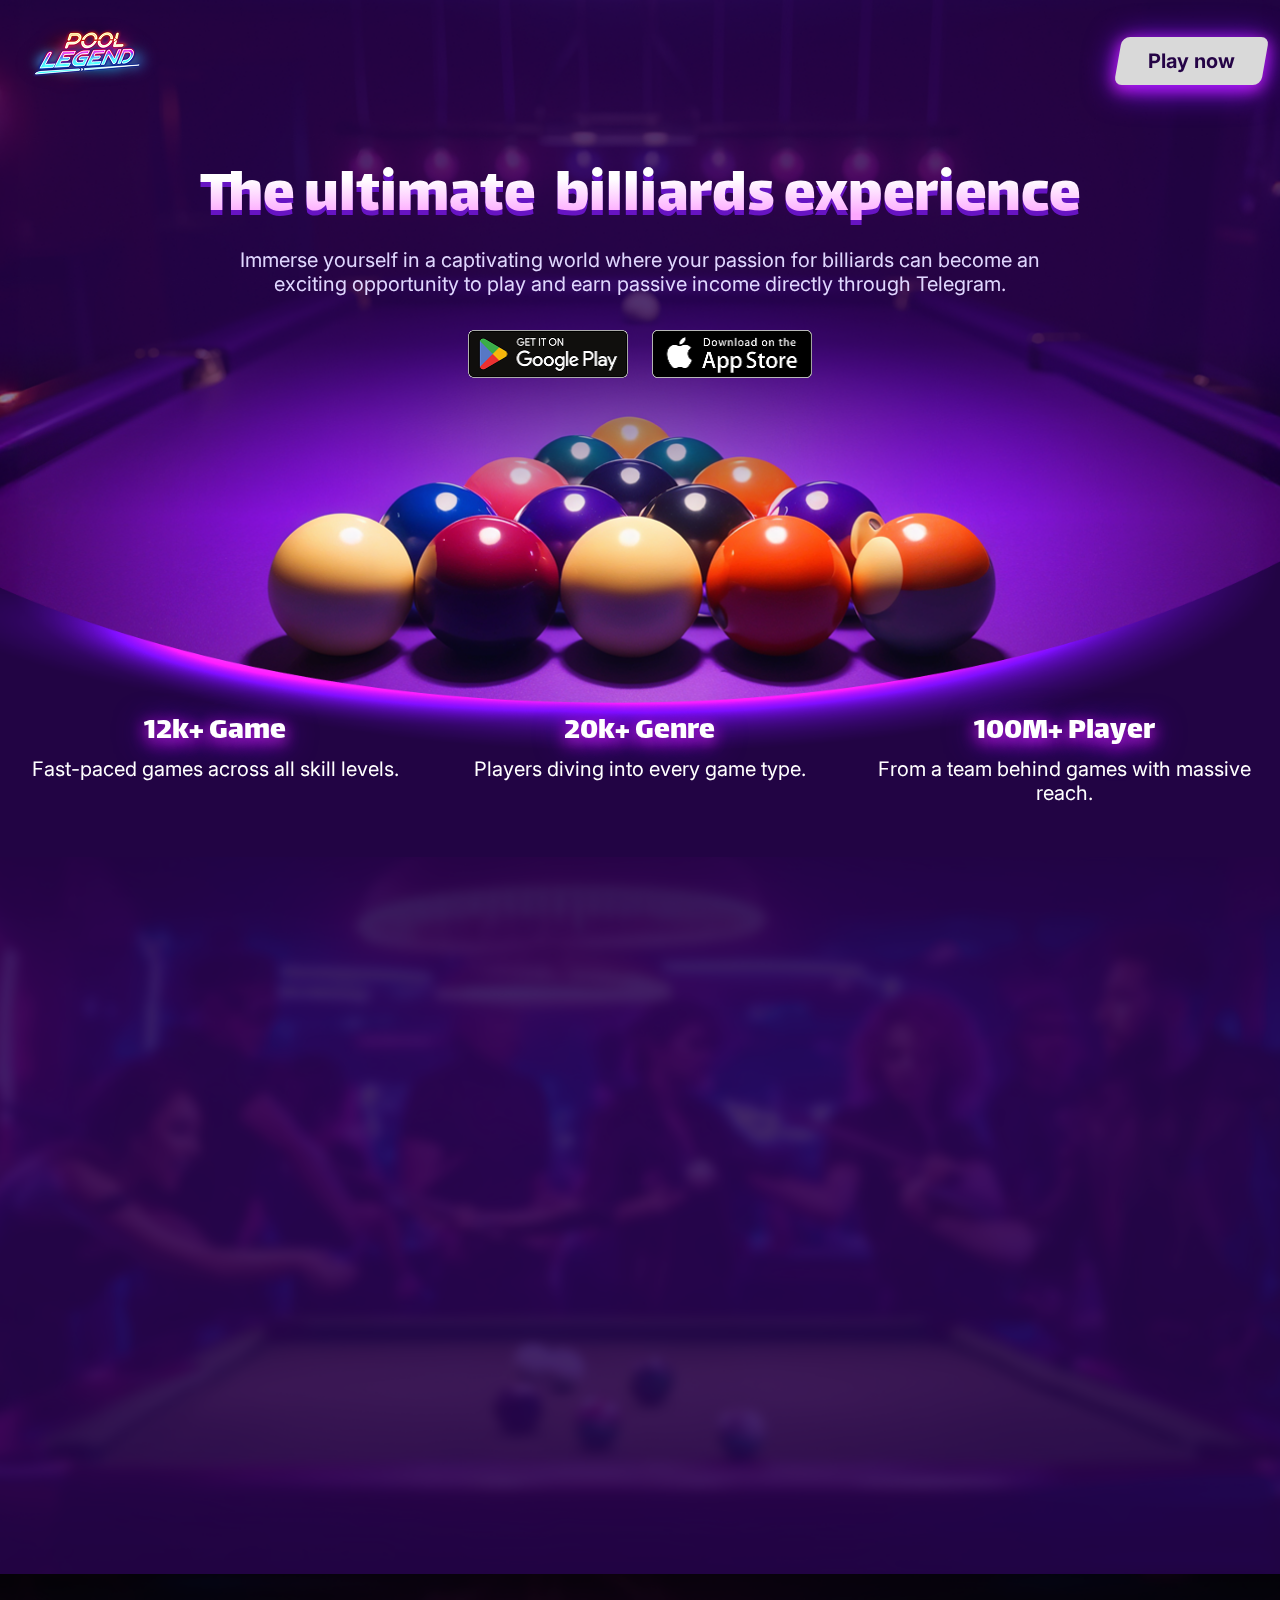
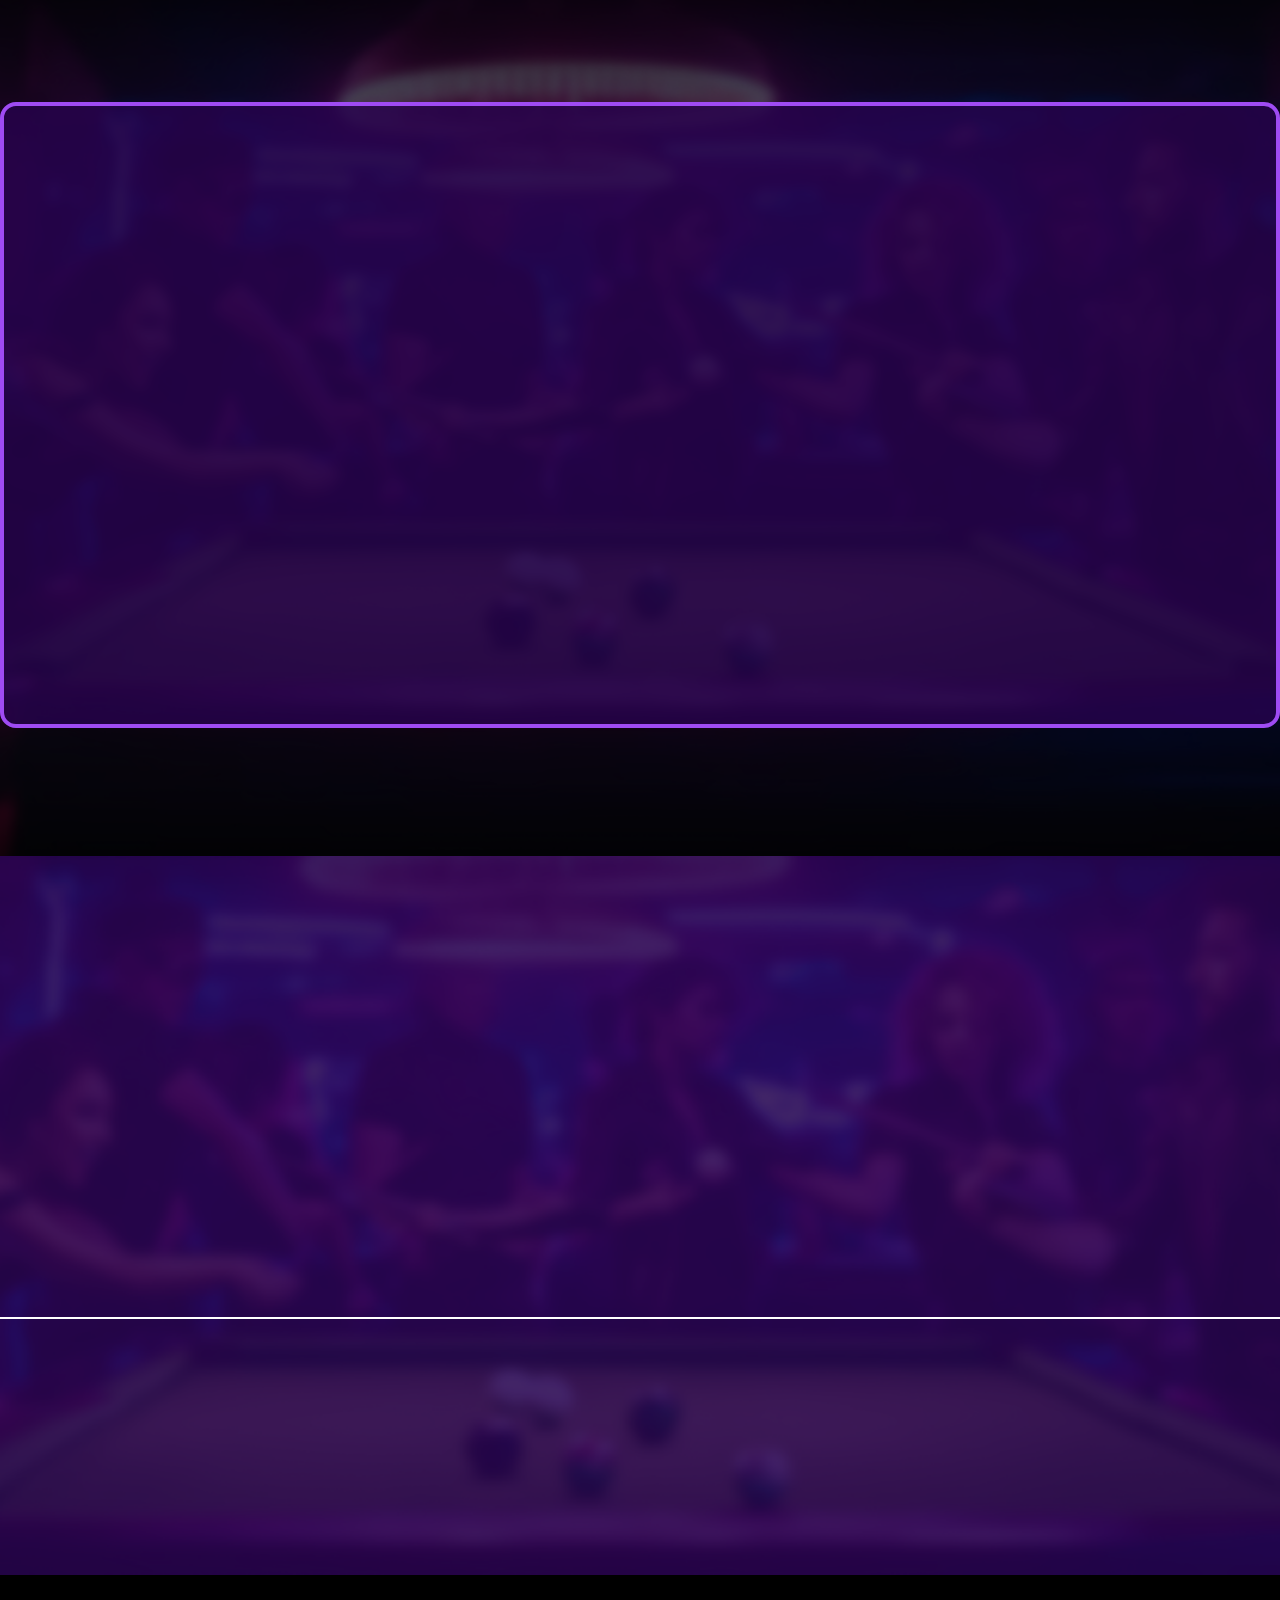
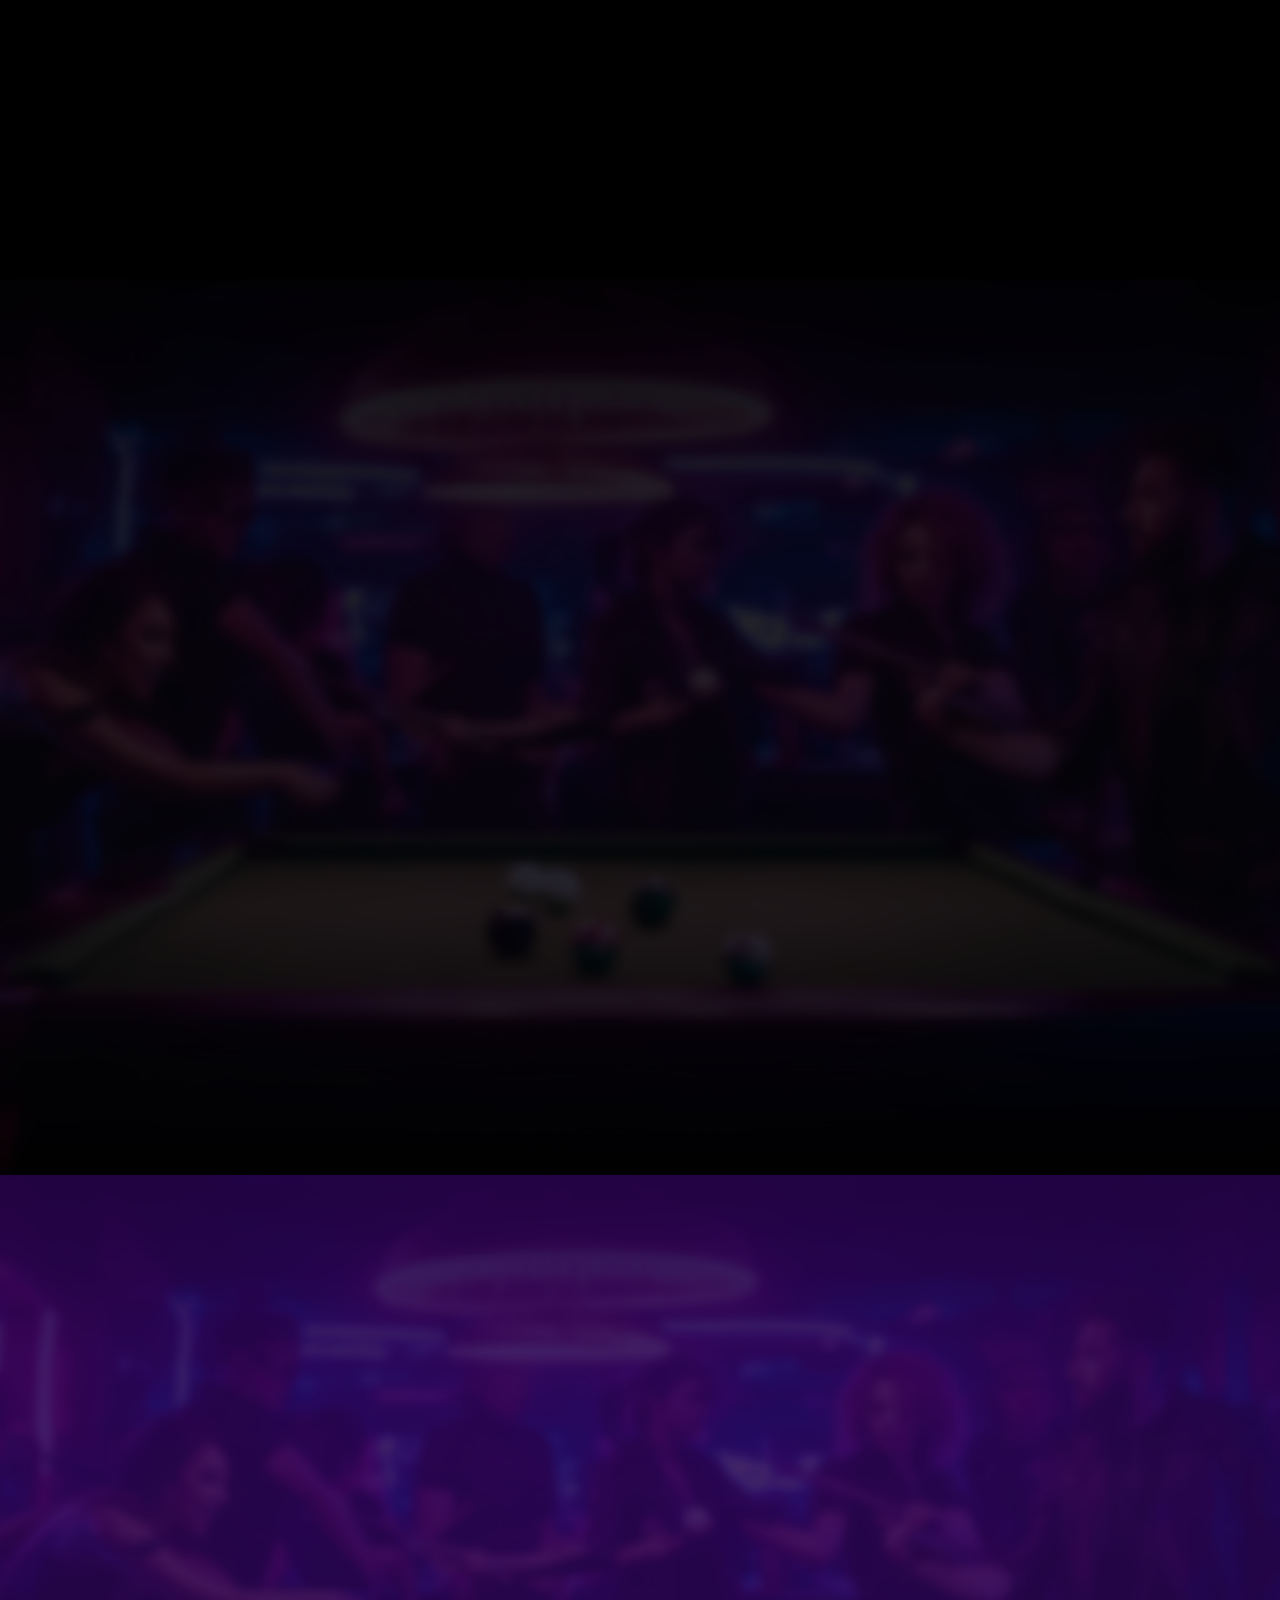
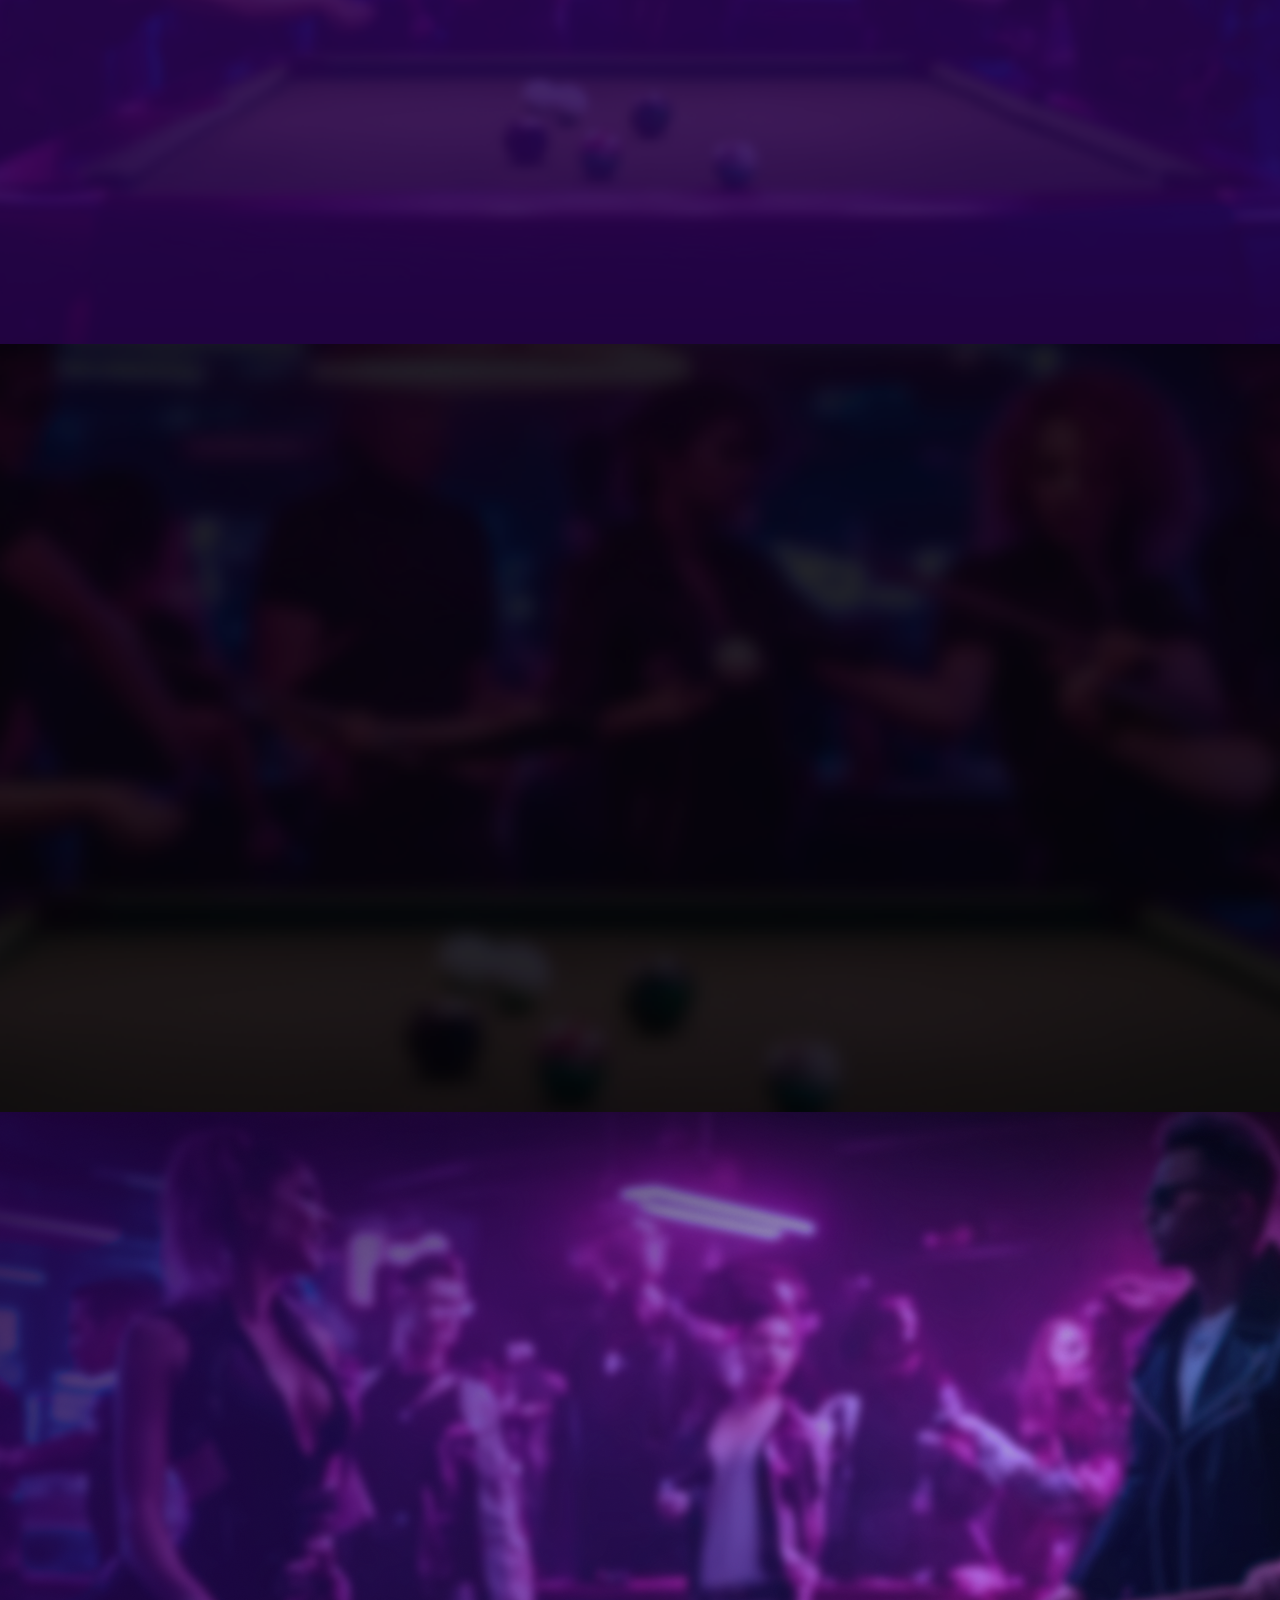
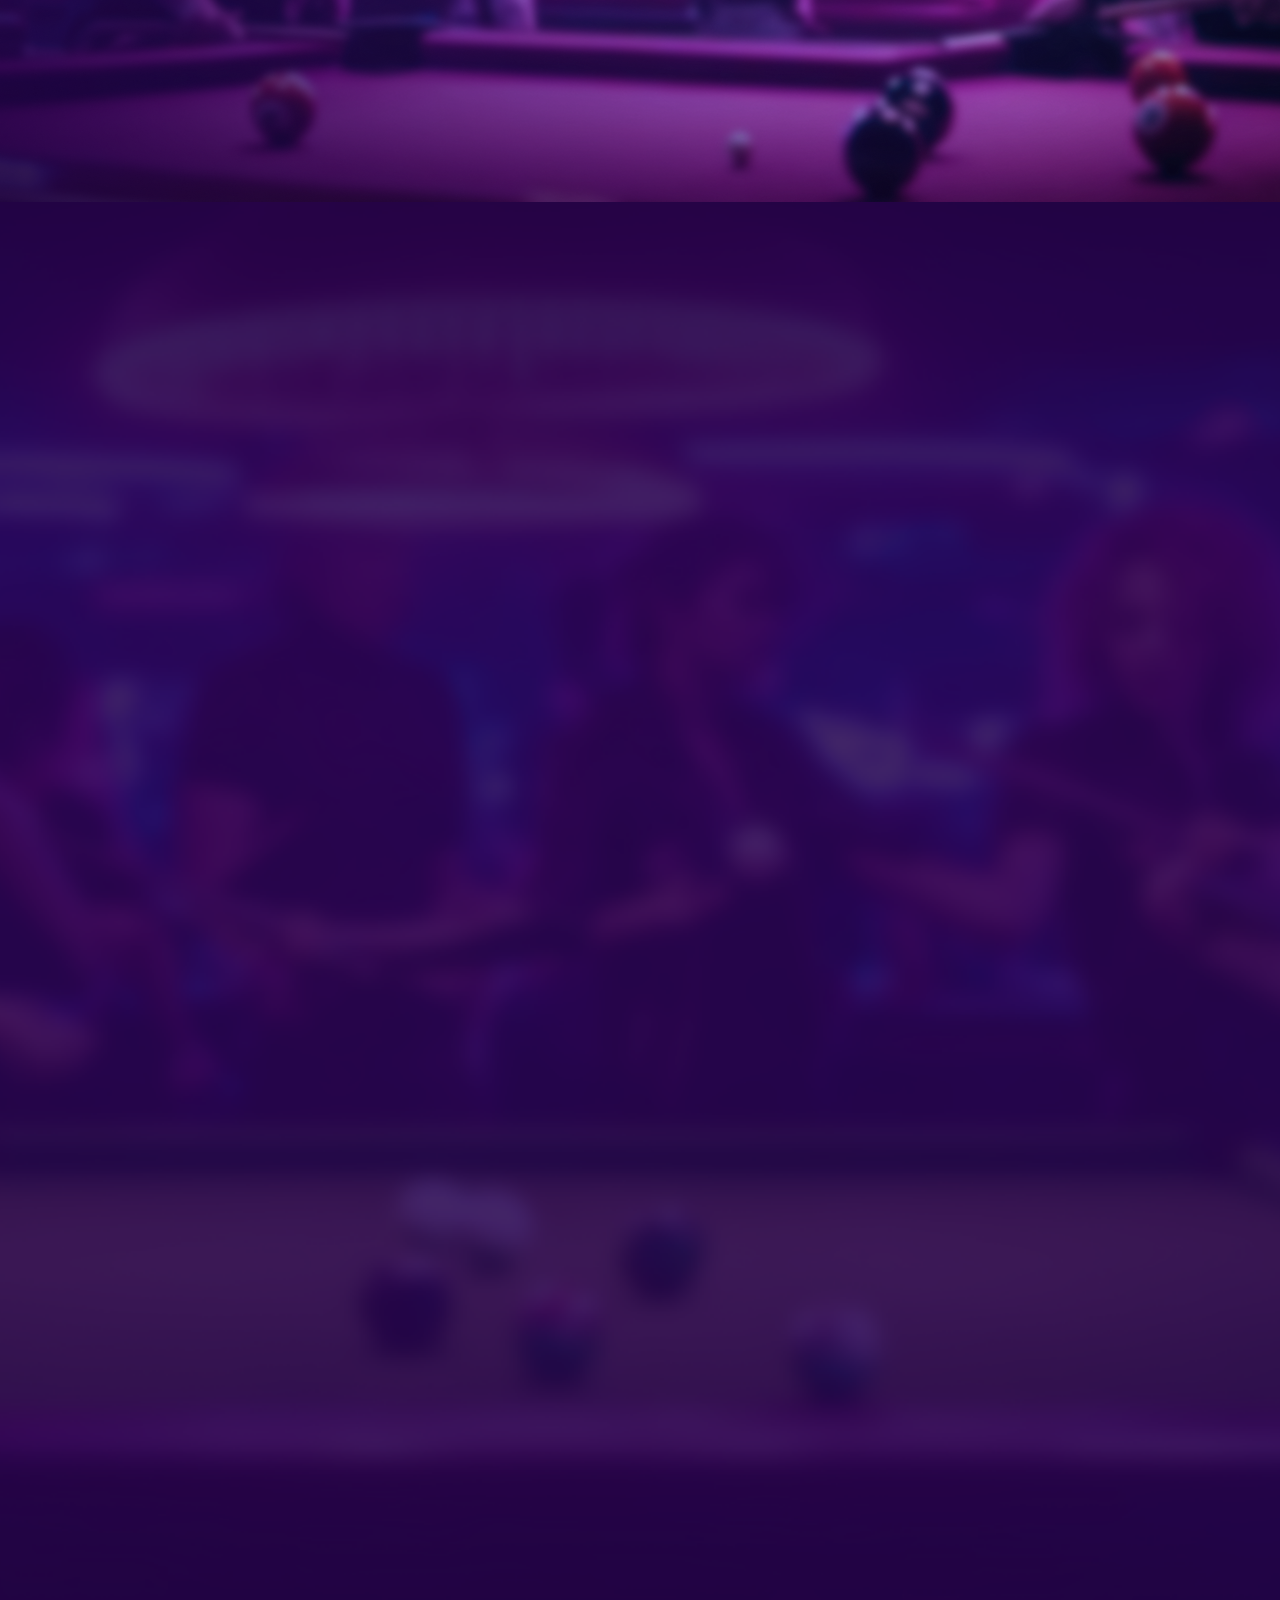
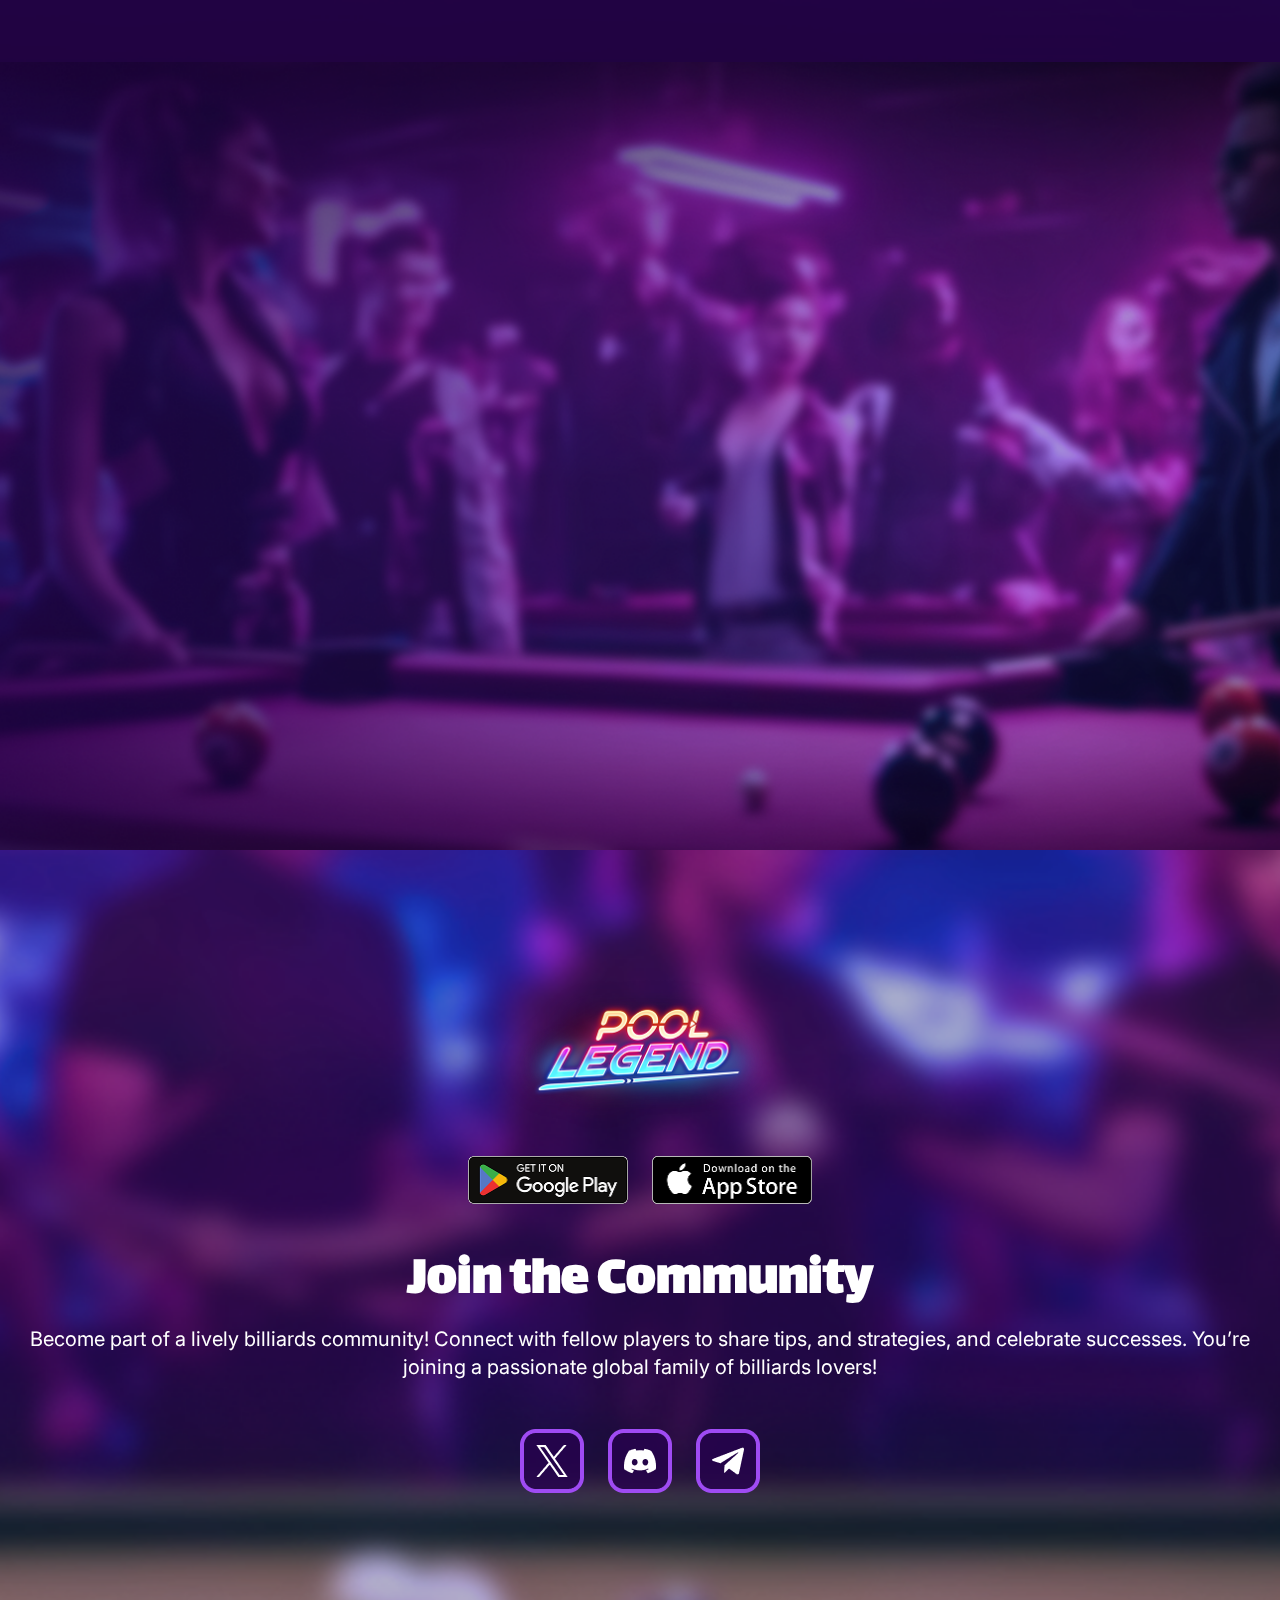
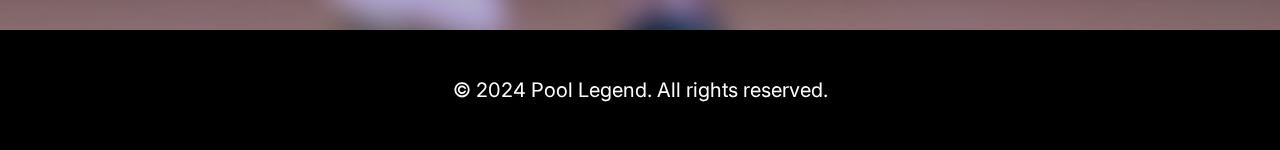
<file: index.html>
<!DOCTYPE html>
<html lang="en">

<head>
  <meta charset="UTF-8">
  <meta name="viewport" content="width=device-width, initial-scale=1.0">
  <title>Pool Legend</title>
  <link rel="preconnect" href="https://fonts.googleapis.com">
  <link rel="preconnect" href="https://fonts.gstatic.com" crossorigin>
  <link
    href="https://fonts.googleapis.com/css2?family=Inter:ital,opsz,wght@0,14..32,100..900;1,14..32,100..900&family=Lalezar&display=swap"
    rel="stylesheet">
  <link rel="stylesheet" href="style.css">
  <link href="https://unpkg.com/aos@2.3.1/dist/aos.css" rel="stylesheet">
  
</head>

<body>
  <header class="header" data-aos="fade-down">
    <div class="container header-flex">
      <a href="/" class="logo-link">
        <img src="./images/logo.png" alt="Pool Legend Logo" class="logo-img">
      </a>
      <a href="/" class="play-btn">Play now</a>
    </div>
  </header>

  <main>
    <section class="hero">
      <div class="hero-balls" data-aos="fade-up">
        <img src="./images/banner.png" alt="Billiards Balls">
        <img src="./images/banner-bottom.png" alt="Billiards Balls">
      </div>
      <div class="container hero-content" data-aos="fade-up">
        <h1 class="hero-title">
          <span class="shadow">The ultimate <br> billiards experience</span>
          <span class="gradient">The ultimate <br> billiards experience</span>
        </h1>
        <p class="hero-desc">Immerse yourself in a captivating world where your passion for billiards can become an
          exciting opportunity to play and earn passive income directly through Telegram.</p>
        <div class="hero-apps">
          <a href="#" class="app-btn"><img src="./images/gg_play.png" alt="Google Play"></a>
          <a href="#" class="app-btn"><img src="./images/app_store.png" alt="App Store"></a>
        </div>
        <div class="hero-stats">
          <div class="stat-item">
            <div class="stat-value">12k+ Game</div>
            <div class="stat-label">Fast-paced games across all skill levels.</div>
          </div>
          <div class="stat-item">
            <div class="stat-value">20k+ Genre</div>
            <div class="stat-label">Players diving into every game type.</div>
          </div>
          <div class="stat-item">
            <div class="stat-value">100M+ Player</div>
            <div class="stat-label">From a team behind games with massive reach.</div>
          </div>
        </div>
      </div>

    </section>
    <section class="why-choose">
      <div class="container why-flex">
        <div class="why-left" data-aos="fade-right">
          <h2 class="section-title">Why Choose Pool Legend?</h2>
          <div class="why-list">
            <div class="why-item">
              <div class="why-icon"><img src="./images/why-icon1.png" alt="Graphics"></div>
              <div>
                <div class="why-label">Stunning Graphics</div>
                <div class="why-desc">Vibrant visuals and immersive sound design.</div>
              </div>
            </div>
            <div class="why-item">
              <div class="why-icon"><img src="./images/why-icon2.png" alt="Social"></div>
              <div>
                <div class="why-label">Passionate Community</div>
                <div class="why-desc">Join a global family of billiards lovers.</div>
              </div>
            </div>
            <div class="why-item">
              <div class="why-icon"><img src="./images/why-icon3.png" alt="Economy"></div>
              <div>
                <div class="why-label">Player-Driven Economy</div>
                <div class="why-desc">Earn while having fun.</div>
              </div>
            </div>
          </div>
        </div>
        <div class="why-right" data-aos="fade-left">
          <img src="./images/why-img.png" alt="Character" class="why-character">
        </div>
      </div>
    </section>
    <section class="features">
      <div class="container features-inner">
        <h2 class="section-title" data-aos="fade-up">Game Features</h2>
        <div class="features-list">
          <div class="feature-item" data-aos="fade-right">
            <img src="./images/feature-img1.png" alt="PvP" class="feature-img">
            <div class="feature-title">PvP</div>
            <div class="feature-desc">Skill-based matchmaking</div>
          </div>
          <div class="feature-item" data-aos="fade-right">
            <img src="./images/feature-img2.png" alt="Exciting Tournaments" class="feature-img">
            <div class="feature-title">Exciting Tournamentss</div>
            <div class="feature-desc">Free-entry, time-based, knockout formats</div>
          </div>
          <div class="feature-item" data-aos="fade-left">
            <img src="./images/feature-img3.png" alt="Social Guilds" class="feature-img">
            <div class="feature-title">Social Guilds</div>
            <div class="feature-desc">Build or join guilds, share tips, organize internal events</div>
          </div>
          <div class="feature-item" data-aos="fade-left">
            <img src="./images/feature-img4.png" alt="Clubs & Tournament Organization" class="feature-img">
            <div class="feature-title">Clubs & Tournament Organization</div>
            <div class="feature-desc">Host and manage events</div>
          </div>
        </div>
      </div>
    </section>
    <section class="roadmap">
      <h2 class="section-title" data-aos="fade-up">Roadmap</h2>
      <div class="roadmap-inner">
        <div class="container">
          <div class="roadmap-list">
            <div class="roadmap-item" data-aos="fade-right">
              <img src="./images/roadmap-dot.png" alt="Dot" class="roadmap-dot" />
              <h3 class="roadmap-quarter">Q4 2024</h3>
              <p class="roadmap-desc">Pre-production & Core Development</p>
            </div>
            <div class="roadmap-item" data-aos="fade-right">
              <img src="./images/roadmap-dot.png" alt="Dot" class="roadmap-dot" />
              <h3 class="roadmap-quarter">Q1 2025</h3>
              <p class="roadmap-desc">Launch on Telegram Mini App/ App store / CH Play</p>
            </div>
            <div class="roadmap-item" data-aos="fade-left">
              <img src="./images/roadmap-dot.png" alt="Dot" class="roadmap-dot" />
              <h3 class="roadmap-quarter">Q2 2025</h3>
              <p class="roadmap-desc">Blockchain Integration & Release </p>
            </div>
            <div class="roadmap-item" data-aos="fade-left">
              <img src="./images/roadmap-dot.png" alt="Dot" class="roadmap-dot" />
              <h3 class="roadmap-quarter">Q3 2025</h3>
              <p class="roadmap-desc">Tournament Development & Release</p>
            </div>
          </div>
        </div>
      </div>
    </section>
    <section class="hype">
      <div class="hype-top" data-aos="fade-up">
        <div class="container">
          <h2 class="section-title">Ready for the HYPE</h2>
          <p class="hype-desc">
            Dive into the thrill of organizing and participating in tournaments that gather the best talents, and truly
            experience the smooth, realistic gameplay that Pool Legend has to offer. <br>
            Whether you’re a seasoned player or just starting out, our game invites you to hone your skills and enjoy
            every moment on the table.
          </p>
        </div>
      </div>
      <div class="hype-advanced">
        <div class="hype-advanced-item">
          <div class="container hype-advanced-item-inner">
            <img src="./images/hype-img1.png" alt="Multiplayer" class="hype-advanced-img" data-aos="fade-right"/>
            <div class="hype-advanced-content" data-aos="fade-left">
              <h3 class="hype-advanced-title">Multiplayer<br>A new
                challenge</h3>
              <p class="hype-advanced-desc">Player vs Player (PvP) matches.<br>
                Players search for opponents, once paired, put their skills to the test over a game of 8- ball pool.</p>
            </div>
          </div>
        </div>
        <div class="hype-advanced-item">
          <div class="container hype-advanced-item-inner">
            <img src="./images/hype-img2.png" alt="Multiplayer" class="hype-advanced-img" data-aos="fade-left" />
            <div class="hype-advanced-content" data-aos="fade-right">
              <h3 class="hype-advanced-title">MTime-based <br>
                tournaments</h3>
              <p class="hype-advanced-desc">Time-based tournaments will be run on a regular basis.<br>
                First entry will be free.<br>
                Knocked out of their winning streak.</p>
            </div>
          </div>
        </div>
        <div class="hype-advanced-item">
          <div class="container hype-advanced-item-inner">
            <img src="./images/hype-img3.png" alt="Multiplayer" class="hype-advanced-img" data-aos="fade-right"/>
            <div class="hype-advanced-content" data-aos="fade-left">
              <h3 class="hype-advanced-title">Matchmaking</h3>
              <p class="hype-advanced-desc">Comprehensive matchmaking engine to be introduced to match players with
                comparable skill level against one another.
                Matchmaking and bot system will consider a player’s lifetime stats and XP earned.<br>
                Challenging opponents will be secured for every PvP match.</p>
            </div>
          </div>
        </div>
      </div>
    </section>
    <section class="bonus">
      <div class="container bonus-flex">
        <div class="bonus-info" data-aos="fade-right">
          <h3 class="bonus-sub-title">INVITE FRIENDS, EARN MORE BONUSES</h3>
          <p class="bonus-desc">The more friends you refer, the bigger your bonus — and the larger your share of the
            gold!</p>
          <h2 class="bonus-title">
            <span class="shadow">Current Bonus 50%</span>
            <span class="gradient">Current Bonus 50%</span>
          </h2>
          <div class="bonus-referral">
            <p>Gold: 100.00k</p>
            <p>Gold with bonus 50%</p>
          </div>
          <a href="/" class="play-btn">Login to get refferal code</a>
        </div>
        <div class="bonus-character" data-aos="fade-left">
          <img src="./images/bonus-img.png" alt="Bonus Character">
        </div>
      </div>
    </section>
    <section class="team">
      <div class="container" data-aos="fade-up">
        <h2 class="section-title">Meet the Team</h2>
        <p class="team-desc">We’re managed by a very experienced team that has shipped many successful titles.<br>
          Together with us we have an additional 10 employees split across Singapore and the Philippines.</p>
        <div class="team-list">
          <div class="team-member">
            <img src="./images/person-img1.png" alt="Tony Ta" class="team-avatar">
            <div class="team-name">Tony Ta</div>
            <div class="team-role">
              <p>CEO, Co-founder</p>
              <p>Serial Entrepreneur</p>
            </div>
          </div>
          <div class="team-member">
            <img src="./images/person-img2.png" alt="Anh Vu" class="team-avatar">
            <div class="team-name">Anh Vu</div>
            <div class="team-role">
              <p>CTO, co-founder</p>
              <p>Master in computer science</p>
            </div>
          </div>
          <div class="team-member">
            <img src="./images/person-img3.png" alt="Huy Nguyen" class="team-avatar">
            <div class="team-name">Huy Nguyen</div>
            <div class="team-role">
              <p>Head of Blockchain Dev</p>
            </div>
          </div>
          <div class="team-member">
            <img src="./images/person-img4.png" alt="Cuong Nguyen" class="team-avatar">
            <div class="team-name">Cuong Nguyen</div>
            <div class="team-role">
              <p>Head of Game Dev</p>
            </div>
          </div>
          <div class="team-member">
            <img src="./images/person-img5.png" alt="Hoang Nguyen" class="team-avatar">
            <div class="team-name">Hoang Nguyen</div>
            <div class="team-role">
              <p>Head of Server Dev</p>
            </div>
          </div>

        </div>
      </div>
      <div class="advisors" data-aos="fade-up">
          <h2 class="section-title">Advisors</h2>
          <p class="team-desc">We've have experienced advisors that has shipped many successful titles</p>
          <div class="advisors-list team-list">
            <div class="team-member">
              <img src="./images/advisors-img1.png" alt="ChaosGround" class="team-avatar">
              <div class="team-name">ChaosGround</div>
              <div class="team-role">
                <p>Incubating the Future of Gaming</p>
              </div>
            </div>
            <div class="team-member">
              <img src="./images/advisors-img2.png" alt="Sky Wee" class="team-avatar">
              <div class="team-name">Sky Wee</div>
              <div class="team-role">
                <p>Forbes 30 Under 30 Blockchain</p>
              </div>
            </div>
            <div class="team-member">
              <img src="./images/advisors-img3.png" alt="Happyful" class="team-avatar">
              <div class="team-name">Happyful</div>
              <div class="team-role">
                <p>Happyful</p>
              </div>
            </div>
            <div class="team-member">
              <img src="./images/advisors-img4.png" alt="Keygan" class="team-avatar">
              <div class="team-name">Keygan</div>
              <div class="team-role">
                <p>ANKH Labs</p>
              </div>
            </div>
          </div>
      </div>
    </section>
    <section class="news bonus">
      <div class="container">
        <h2 class="section-title" data-aos="fade-up">Hot Update</h2>
        <div class="news-list">
          <div class="news-item" data-aos="fade-up" data-aos-delay="100">
            <img src="./images/banner.png" alt="News" class="news-img">
            <div class="news-content">
              <div class="news-date">February 24, 2025</div>
              <h3 class="news-title">New Game Mode: 1-on-1</h3>
              <div class="news-desc">
                <p>We're excited to announce the introduction of a new game mode: 1-on-1. This mode will feature a more intense and competitive experience, where players will be matched against each other in a head-to-head battle.</p>
              </div>
              <a href="#" class="news-btn play-btn">Read More</a>
            </div>
          </div>
          <div class="news-item" data-aos="fade-up" data-aos-delay="200"  >
            <img src="./images/banner.png" alt="News" class="news-img">
            <div class="news-content">
              <div class="news-date">February 24, 2025</div>
              <div class="news-title">New Game Mode: 1-on-1</div>
              <div class="news-desc">
                <p>We're excited to announce the introduction of a new game mode: 1-on-1. This mode will feature a more intense and competitive experience, where players will be matched against each other in a head-to-head battle.</p>
              </div>
              <a href="#" class="news-btn play-btn">Read More</a>
            </div>
          </div>
          <div class="news-item" data-aos="fade-up" data-aos-delay="300">
            <img src="./images/banner.png" alt="News" class="news-img">
            <div class="news-content">
              <div class="news-date">February 24, 2025</div>
              <div class="news-title">New Game Mode: 1-on-1</div>
              <div class="news-desc">
                <p>We're excited to announce the introduction of a new game mode: 1-on-1. This mode will feature a more intense and competitive experience, where players will be matched against each other in a head-to-head battle.</p>
              </div>
              <a href="#" class="news-btn play-btn">Read More</a>
            </div>
          </div>
        </div>
      </div>
    </section>
  </main>

  <footer class="footer">
    <div class="footer-top">
      <div class="container footer-top-inner">
        <img src="./images/logo-footer.png" alt="Pool Legend Logo" class="footer-logo">
        <div class="footer-app">
          <a href="#" class="app-btn"><img src="./images/gg_play.png" alt="Google Play"></a>
          <a href="#" class="app-btn"><img src="./images/app_store.png" alt="App Store"></a>
        </div>
        <h2 class="section-title">Join the Community</h2>
        <p class="footer-desc">Become part of a lively billiards community! Connect with fellow players to share tips, and strategies, and celebrate successes. You’re joining a passionate global family of billiards lovers!</p>
        <div class="footer-socials">
          <a href="#" class="footer-social"><img src="./images/icon-x.png" alt="X"></a>
          <a href="#" class="footer-social"><img src="./images/icon-dis.png" alt="Discord"></a>
          <a href="#" class="footer-social"><img src="./images/icon-tele.png" alt="YouTube"></a>
        </div>
      </div>
    </div>
    <div class="footer-copyright">
      &copy; 2024 Pool Legend. All rights reserved.
    </div>
  </footer>
  <script src="https://unpkg.com/aos@2.3.1/dist/aos.js"></script>
  <script>
    AOS.init({
      duration: 1500
    });
  </script>

</body>

</html>
</file>
<file: style.css>
* {
  padding: 0;
  margin: 0;
  box-sizing: border-box;
}

body {
  background-color: #000;
  font-family: "Lalezar", sans-serif;
  color: #fff;
  overflow-x: hidden;
}

.container {
  max-width: 1446px;
  margin: 0 auto;
  padding: 0 15px;
}

/* Header */
.header {
  width: 100%;
  background: transparent;
  padding: 16px 0;
  position: absolute;
  top: 0;
  left: 0;
  z-index: 100;
}
.header-flex {
  display: flex;
  align-items: center;
  justify-content: space-between;
}
.logo-img {
  max-width: 150px;
}
.play-btn {
  background: transparent;
  color: #250446;
  font-size: 20px;
  font-family: "Inter", sans-serif;
  font-weight: 700;
  padding: 8px 30px;
  text-decoration: none;
  transition: background 0.3s, transform 0.2s;
  position: relative;
  min-height: 48px;
  display: flex;
  align-items: center;
  justify-content: center;
  z-index: 1;
  cursor: pointer;
  transition: transform 0.3s ease-in-out;
}
.play-btn:hover {
  transform: scale(1.05);
}
.play-btn::before {
  content: "";
  position: absolute;
  top: 0;
  left: 0;
  width: 100%;
  height: 100%;
  background: #d9d9d9;
  transform: skewX(-10deg);
  box-shadow: 0px 4px 32px 0px #7f0ffd, 0px 4px 16px 0px #ff2cff;
  z-index: -1;
  border-radius: 8px;
}

/* Hero */
.hero {
  padding-top: 147px;
  padding-bottom: 40px;
  min-height: 650px;
  display: flex;
  justify-content: center;
  position: relative;
}
.hero-balls {
  width: 100%;
  filter: drop-shadow(0 8px 32px #7b2ff2);
  position: absolute;
  top: 0;
  left: 0;
  width: 100%;
  height: 100%;
  z-index: -1;
}
.hero-balls img:nth-child(1) {
  width: 100%;
  height: 100%;
  object-fit: cover;
}
.hero-balls img:nth-child(2) {
  position: absolute;
  bottom: 0;
  left: 0;
  width: 100%;
  object-fit: cover;
}
.hero-content {
  text-align: center;
  color: #fff;
}
.hero-title {
  position: relative;
}
.shadow {
  position: absolute;
  top: 5px;
  left: 50%;
  transform: translateX(-50%);
  color: #6714c3;
  z-index: 1;
  font-size: 64px;
  font-weight: 400;
  white-space: pre;
  pointer-events: none;
  user-select: none;
}
.gradient {
  position: relative;
  z-index: 2;
  background: linear-gradient(180deg, #ffffff 31.73%, #fda7ff 66.83%);
  background-clip: text;
  -webkit-background-clip: text;
  color: transparent;
  -webkit-text-fill-color: transparent;
  font-size: 64px;
  font-weight: 400;
  white-space: pre;
  text-align: center;
}
.hero-desc {
  font-size: 20px;
  font-weight: 400;
  color: #e0d7ff;
  max-width: 850px;
  margin: 0 auto 34px;
  font-family: "Inter", sans-serif;
}
.hero-apps {
  display: flex;
  justify-content: center;
  gap: 24px;
  margin-bottom: 32px;
}
.app-btn img {
  height: 48px;
  max-width: 160px;
}
.hero-stats {
  display: grid;
  grid-template-columns: repeat(3, 1fr);
  justify-content: center;
  align-items: center;
  gap: 24px;
  max-width: 1272px;
  margin: 320px 0 auto;
}
.stat-item {
  text-align: center;
  min-height: 110px;
}
.stat-value {
  font-size: 32px;
  color: #fff;
  font-weight: 400;
  text-shadow: 0px 4px 32px #7f0ffd, 0px 4px 16px #ff2cff;
}
.stat-label {
  font-size: 20px;
  color: #fff;
  font-family: "Inter", sans-serif;
  font-weight: 400;
}

/* Why Choose Pool Legend */
.why-choose {
  padding-top: 128px;
  background-image: url("./images/why-bg.png");
  background-size: cover;
  background-position: center;
  background-repeat: no-repeat;
}
.why-flex {
  display: grid;
  grid-template-columns: 1.4fr 1fr;
  gap: 30px;
  max-width: 1272px;
  margin: 0 auto;
}

.section-title {
  font-size: 56px;
  color: #fff;
  text-align: center;
}
.why-list {
  display: grid;
  grid-template-columns: repeat(3, 1fr);
  gap: 24px;
  margin-top: 20px;
}
.why-item {
  display: flex;
  align-items: center;
  flex-direction: column;
  font-family: "Inter", sans-serif;
  gap: 32px;
  text-align: center;
}
.why-icon {
  width: 120px;
  height: 120px;
  display: flex;
  align-items: center;
  justify-content: center;
}
.why-label {
  font-size: 24px;
  color: #fff;
  font-weight: 700;
  margin-bottom: 7px;
}
.why-desc {
  font-size: 20px;
  color: #fff;
  font-weight: 400;
}
.why-right {
  display: flex;
  align-items: center;
  justify-content: center;
}
.why-character {
  max-width: 500px;
  width: 100%;
}

/* Game Features */
.features {
  background-image: url("./images/feature-bg.png");
  background-size: cover;
  background-position: center;
  background-repeat: no-repeat;
  padding: 128px 0px;
}
.features-inner {
  background-color: #27034ecc;
  border: 4px solid #9f4bf3;
  border-radius: 16px;
  padding: 48px 72px;
}
.features-list {
  display: grid;
  grid-template-columns: repeat(4, 1fr);
  gap: 36px;
  justify-content: center;
  flex-wrap: wrap;
  margin-top: 32px;
}
.feature-item {
  text-align: center;
  font-family: "Inter", sans-serif;
}

.feature-img {
  margin: 0px auto 32px;
  max-width: 240px;
  width: 100%;
}
.feature-title {
  font-size: 24px;
  color: #fff;
  margin-bottom: 8px;
  font-weight: 700;
}
.feature-desc {
  font-size: 20px;
  color: #fff;
}

/* Roadmap */
.roadmap {
  background-image: url("./images/roadmap-bg.png");
  background-size: cover;
  background-position: center;
  background-repeat: no-repeat;
  padding: 128px 0px 256px;
}
.roadmap-inner {
  margin-top: 24px;
  border-bottom: 2px solid #ffffff;
}
.roadmap-list {
  display: grid;
  grid-template-columns: repeat(4, 1fr);
}
.roadmap-item {
  padding: 37px 24px;
  border-left: 1px dashed #ffffff80;
  position: relative;
}
.roadmap-item::before {
  content: "";
  position: absolute;
  bottom: -8px;
  left: -8px;
  width: 16px;
  height: 16px;
  background: #ffffff;
  border-radius: 50%;
  box-shadow: 0px 4px 32px 0px #7f0ffd, 0px 4px 16px 0px #ff2cff;
}
.roadmap-dot {
  margin-bottom: 8px;
  width: 24px;
  height: 24px;
  object-fit: contain;
}
.roadmap-quarter {
  font-size: 32px;
  color: #fff;
  margin-bottom: 8px;
  text-shadow: 0px 4px 32px #7f0ffd, 0px 4px 16px #ff2cff;
}
.roadmap-desc {
  font-size: 20px;
  color: #fff;
  font-family: "Inter", sans-serif;
}

/* Ready for the HYPE */
.hype {
  position: relative;
  margin-top: -190px;
}
.hype-top {
  background-image: url("./images/hype-top-bg.png");
  background-size: 100% 100%;
  background-repeat: no-repeat;
  padding: 250px 0px;
  text-align: center;
  color: #fff;
  position: relative;
  z-index: 10;
}
.hype-desc {
  font-size: 20px;
  text-align: center;
  max-width: 1272px;
  margin: 0px auto;
  line-height: 1.6;
  font-family: "Inter", sans-serif;
}

/* Features Advanced */
.hype-advanced {
  margin-top: -190px;
}

.hype-advanced-item {
  background-size: cover;
  background-position: center;
  background-repeat: no-repeat;
  display: flex;
  align-items: center;
  padding: 128px 0px;
}
.hype-advanced-item:nth-child(1) {
  padding: 256px 0px 128px;
  background-image: url("./images/hype-bg1.png");
}
.hype-advanced-item:nth-child(2) {
  background-image: url("./images/hype-bg2.png");
}
.hype-advanced-item:nth-child(3) {
  background-image: url("./images/hype-bg3.png");
}
.hype-advanced-item:nth-child(2) .hype-advanced-item-inner {
  flex-direction: row-reverse;
}
.hype-advanced-item-inner {
  display: flex;
  justify-content: space-between;
  align-items: center;
  max-width: 1000px;
  width: 100%;
  margin: 0 auto;
  gap: 20px;
}
.hype-advanced-content {
  max-width: 620px;
}
.hype-advanced-img {
  max-width: 260px;
  width: 100%;
  object-fit: contain;
}
.hype-advanced-title {
  font-size: 64px;
  color: #fff;
  margin-bottom: 24px;
  line-height: 1;
  font-weight: 400;
}
.hype-advanced-desc {
  font-size: 20px;
  color: #fff;
  font-family: "Inter", sans-serif;
  line-height: 1.2;
}

/* Bonus Section */
.bonus {
  background-image: url("./images/bonus-bg.png");
  background-size: cover;
  background-position: center;
  background-repeat: no-repeat;
  padding: 128px 0px 0px;
}
.bonus-flex {
  display: flex;
  justify-content: space-between;
  gap: 48px;
}
.bonus-info {
  flex: 1;
}
.bonus-sub-title {
  font-family: "Inter", sans-serif;
  font-size: 24px;
  color: #fff;
  margin-bottom: 16px;
  text-transform: uppercase;
  font-weight: 700;
}
.bonus-desc {
  font-family: "Inter", sans-serif;
  font-size: 20px;
  color: #fff;
  margin-bottom: 48px;
}
.bonus-title {
  position: relative;
  margin-bottom: 16px;
}
.bonus-title .shadow {
  left: 0;
  transform: translateX(0);
}

.bonus-referral {
  display: flex;
  justify-content: space-between;
  align-items: center;
  gap: 8px;
  margin-bottom: 18px;
  background-color: #00000080;
  padding: 16px 0px;
  border-radius: 16px;
  margin-bottom: 48px;
}
.bonus-referral p {
  color: #fff;
  text-shadow: 0px 4px 32px #7f0ffd, 0px 4px 16px #ff2cff;
  text-align: center;
  width: 100%;
  font-size: 24px;
  font-weight: 700;
  font-family: "Inter", sans-serif;
}
.bonus-info .play-btn {
  width: fit-content;
}

.bonus-character {
  flex: 1;
  display: flex;
  align-items: center;
  justify-content: center;
}
.bonus-character img {
  width: 100%;
  max-width: 480px;
}

/* Team Section */
.team {
  background-image: url("./images/meet-bg.png");
  background-size: cover;
  background-position: center;
  background-repeat: no-repeat;
  padding: 128px 0px;
}

.team-desc {
  margin-bottom: 48px;
  font-family: "Inter", sans-serif;
  font-size: 20px;
  color: #fff;
  line-height: 1.6;
  text-align: center;
}
.team-list {
  display: grid;
  grid-template-columns: repeat(5, 1fr);
  justify-content: center;
  gap: 48px;
}
.advisors-list {
  grid-template-columns: repeat(4, 1fr);
}
.advisors {
  max-width: 1000px;
  margin: 128px auto 0;
}
.team-member {
  text-align: center;
  display: flex;
  flex-direction: column;
  align-items: center;
}
.team-avatar {
  max-width: 216px;
  aspect-ratio: 1/1;
  width: 100%;
  border-radius: 50%;
  object-fit: cover;
  margin-bottom: 34px;
}
.team-name {
  font-size: 24px;
  font-weight: 700;
  color: #fff;
  font-family: "Inter", sans-serif;
  margin-bottom: 8px;
}
.team-role {
  font-size: 20px;
  color: #fff;
  font-family: "Inter", sans-serif;
  line-height: 1.4;
}

.footer-top {
  background-image: url("./images/footer-bg.png");
  background-size: cover;
  background-position: center;
  background-repeat: no-repeat;
  padding: 128px 0px;
}

.footer-logo {
  max-width: 280px;
  display: flex;
  align-items: center;
  justify-content: center;
  margin: 0px auto 24px;
}
.footer-app {
  display: flex;
  align-items: center;
  justify-content: center;
  gap: 24px;
  margin-bottom: 24px;
}
.footer-desc {
  color: #fff;
  font-size: 20px;
  margin: 0 auto 48px;
  font-family: "Inter", sans-serif;
  text-align: center;
  max-width: 1272px;
  line-height: 1.4;
}
.footer-socials {
  display: flex;
  gap: 24px;
  justify-content: center;
  align-items: center;
}
.footer-social img {
  width: 64px;
  height: 64px;
}
.footer-copyright {
  font-size: 20px;
  font-family: "Inter", sans-serif;
  color: #fff;
  background: #000;
  padding: 48px 0px;
  text-align: center;
}
.hero-title span br {
  display: none;
}
.app-btn img,
.footer-social img {
  transition: transform 0.3s ease-in-out;
}
.app-btn:hover img,
.footer-social:hover img {
  transform: scale(1.05);
}

/* news */
.news {
  padding: 128px 0px;
}
.news-list {
  display: grid;
  grid-template-columns: repeat(3, 1fr);
  gap: 40px;
  width: 100%;
  margin-top: 20px;
}
.news-item {
  display: flex;
  flex-direction: column;
  gap: 16px;
}
.news-img {
  max-width: 100%;
  border-radius: 16px;
}
.news-date {
  font-weight: 400;
  color: #fff;
}
.news-title {
  font-size: 24px;
  font-weight: 500;
}
.news-desc p {
  font-family: "Inter", sans-serif;
  font-size: 14px;
  font-weight: 400;
  -webkit-line-clamp: 3;
  -webkit-box-orient: vertical;
  overflow: hidden;
  text-overflow: ellipsis;
  display: -webkit-box;
  margin-bottom: 20px;
  line-height: 1.4;
}
.news-btn {
  width: fit-content;
  font-size: 18px;
  font-family: "Lalezar", sans-serif;
}
/* news detail */
.news-detail {
  padding: 128px 0px;
}
.breadcrumb {
  display: flex;
  align-items: center;
  justify-content: center;
  gap: 10px;
  min-height: 200px;
  flex-wrap: wrap;
}
.breadcrumb a {
  font-size: 20px;
  font-family: "Lalezar", sans-serif;
  color: #fff;
  text-decoration: none;
}
.news-detail-top {
  position: relative;
  aspect-ratio: 16/9;
  overflow: hidden;
  border-radius: 32px;
  margin-bottom: 20px;
  text-align: center;
}
.news-detail-top-img {
  height: 100%;
  width: 100%;
}
.news-detail-top-img img {
  object-fit: cover;
  max-width: 100%;
  width: 100%;
  height: 100%;
}
.news-detail-top-content {
  position: absolute;
  top: 0;
  left: 0;
  width: 100%;
  height: 100%;
  z-index: 10;
  display: flex;
  flex-direction: column;
  justify-content: end;
  align-items: center;
  gap: 16px;
  padding: 40px;
  overflow: hidden;
}
.news-detail-top-content::before {
  content: "";
  position: absolute;
  top: 0;
  left: 0;
  width: 100%;
  height: 100%;
  background-image: linear-gradient(to top, #00000080, #00000000);
  z-index: 1;
}
.news-detail-top-content .news-detail-title {
  font-size: 48px;
  font-weight: 700;
  color: #fff;
  font-family: "Lalezar", sans-serif;
  line-height: 1.2;
  max-width: 80%;
  z-index: 10;
}
.news-detail-top-desc {
  display: flex;
  align-items: center;
  justify-content: center;
  gap: 20px;
  z-index: 10;
}
.news-detail-top-desc > div {
  display: flex;
  align-items: center;
  gap: 6px;
}
.news-detail-top-desc > div span {
  font-size: 20px;
  color: #fff;
  font-family: "Lalezar", sans-serif;
  margin: 0px;
  display: flex;
  align-items: center;
  justify-content: center;
}
.news-detail-top-desc > div span i {
  color: #ff0037;
}
.news-detail-content-wrapper {
  background-color: #27034ecc;
  border: 4px solid #9f4bf3;
  border-radius: 32px;
  padding: 48px 72px;
  font-family: "Inter", sans-serif;
  max-width: 1000px;
  margin: 0 auto;
  margin-top: 60px;
}
.news-detail-content p {
  line-height: 1.6;
  margin-bottom: 20px;
}
.news-detail-content-img {
  display: grid;
  grid-template-columns: repeat(2, 1fr);
  gap: 20px;
  margin-bottom: 20px;
}
.news-detail-content-img img {
  max-width: 100%;
  border-radius: 24px;
}
.news-detail-tag {
  margin-top: 20px;
}
.news-detail-tag h3 {
  margin-bottom: 10px;
  font-family: "Lalezar", sans-serif;
  font-size: 20px;
  color: #fff;
}
.news-detail-tag-list {
  display: flex;
  align-items: center;
  gap: 10px;
  flex-wrap: wrap;
}
.news-detail-tag-list a {
  font-size: 16px;
  font-family: "Lalezar", sans-serif;
  color: #fff;
  text-decoration: none;
  padding: 4px 16px;
  background-color: #27034ecc;
  border: 2px solid #9f4bf3;
  border-radius: 8px;
}

@media screen and (max-width: 1203px) {
  .gradient,
  .shadow {
    font-size: 50px;
  }
  .hero-desc,
  .stat-label,
  .hype-desc,
  .why-desc,
  .feature-desc {
    font-size: 16px;
  }
  .why-choose {
    padding-top: 50px;
  }
  .section-title {
    font-size: 36px;
  }
  .why-label,
  .feature-title {
    font-size: 20px;
  }
  .why-flex {
    grid-template-columns: 1fr;
  }
  .features-list {
    grid-template-columns: 1fr 1fr;
  }
  .roadmap-list {
    grid-template-columns: 1fr;
    gap: 0px;
  }
  .features {
    padding: 50px 0px;
  }
  .roadmap {
    padding: 100px 0px 200px;
  }
  .hype-top {
    padding: 100px 0px;
  }
  .hype-advanced-title {
    font-size: 50px;
  }
  .bonus-flex {
    gap: 20px;
  }
  .team-list {
    grid-template-columns: 1fr 1fr;
  }
  .bonus-flex {
    flex-direction: column;
  }
  .bonus {
    padding-top: 50px;
  }
  .team {
    padding: 50px 0px;
  }
  .advisors {
    margin-top: 50px;
  }
  .footer-top {
    padding: 50px 0px;
  }
  .news-list {
    grid-template-columns: 1fr 1fr;
  }
}
@media screen and (max-width: 767px) {
  .gradient,
  .shadow {
    font-size: 32px;
    line-height: 1.2;
  }

  .hero-stats {
    grid-template-columns: 1fr;
    margin-top: 100px;
    gap: 0px;
  }
  .hero-balls::before {
    content: "";
    position: absolute;
    top: 0;
    left: 0;
    width: 100%;
    height: 100%;
    background: rgb(0, 0, 0, 0.5);
    z-index: 1;
  }
  .why-list {
    grid-template-columns: 1fr;
  }
  .features-inner {
    padding: 20px;
  }
  .features {
    padding: 50px 20px;
  }
  .hype-advanced-img {
    max-width: 200px;
  }
  .hype-advanced-title {
    font-size: 28px;
    margin-bottom: 5px;
  }
  .hype-advanced-desc {
    font-size: 16px;
  }
  .hype-advanced-item {
    padding: 50px 0px;
  }
  .bonus-referral {
    margin-bottom: 20px;
  }
  .team-role {
    font-size: 14px;
  }
  .team-name {
    font-size: 18px;
    margin-bottom: 5px;
  }
  .hero-title span br {
    display: block;
  }
  .hero-apps {
    gap: 16px;
  }
  .section-title {
    font-size: 28px;
  }
  .features-list {
    grid-template-columns: 1fr;
  }
  .feature-img {
    margin-bottom: 15px;
    max-width: 160px;
  }
  .roadmap {
    padding-top: 50px;
  }
  .hype-top {
    padding: 30px 0px;
  }
  .hype-advanced-item:nth-child(1) {
    padding: 190px 0px 50px;
  }
  .hype-advanced-item-inner {
    flex-direction: column;
  }
  .hype-advanced-title {
    text-align: center;
  }
  .hype-advanced-desc {
    text-align: center;
  }
  .hype-advanced-img {
    max-width: 140px;
  }
  .hype-advanced-item:nth-child(2) .hype-advanced-item-inner {
    flex-direction: column;
  }
  .bonus-sub-title {
    text-align: center;
  }
  .bonus-sub-title {
    font-weight: 26px;
  }
  .bonus-desc {
    font-size: 16px;
    margin-bottom: 20px;
    text-align: center;
  }
  .bonus-title {
    text-align: center;
  }
  .bonus-referral {
    flex-direction: column;
  }
  .bonus-referral p {
    font-size: 16px;
  }
  .bonus-info .play-btn {
    margin: 0px auto;
  }
  .play-btn {
    font-size: 16px;
  }
  .bonus-character img {
    width: 100%;
    max-width: 240px;
  }
  .team-desc {
    font-size: 16px;
  }
  .team-list {
    display: flex;
    flex-wrap: wrap;
    gap: 0px;
  }
  .team-member {
    max-width: 50%;
    padding: 0px 15px;
    margin-bottom: 20px;
  }
  .footer-logo {
    max-width: 200px;
  }
  .footer-app {
    gap: 16px;
  }
  .footer-desc {
    font-size: 16px;
    margin-bottom: 20px;
  }
  .footer-social img {
    width: 40px;
    height: 40px;
  }
  .footer-socials {
    gap: 10px;
  }
  .footer-copyright {
    font-size: 14px;
    padding: 20px 0px;
  }
  .why-character {
    max-width: 240px;
  }
  .roadmap-desc {
    font-size: 16px;
  }
  .logo-link {
    display: flex;
  }
  .bonus-title .shadow {
    left: 50%;
    transform: translateX(-50%);
  }
  .news-list, .news-detail-content-img{
    grid-template-columns: 1fr;
  }
  .news-detail-top {
    aspect-ratio: 4/3;
  }
  .news-detail-top-content {
    padding: 20px;
  }
  .news-detail-top-content .news-detail-title {
    font-size: 24px;
    max-width: 100%;
  }
  .news-detail-content-wrapper {
    padding: 20px;
    margin-top: 20px;
  }
  .news-detail-content p {
    font-size: 14px;
  }
  .breadcrumb a {
    font-size: 16px;
  }
  .breadcrumb {
    padding-top: 80px;
    min-height: 100px;
    padding-bottom: 40px;
  }
  .news-detail {
    padding-top: 100px;
  }
  
}
</file>
